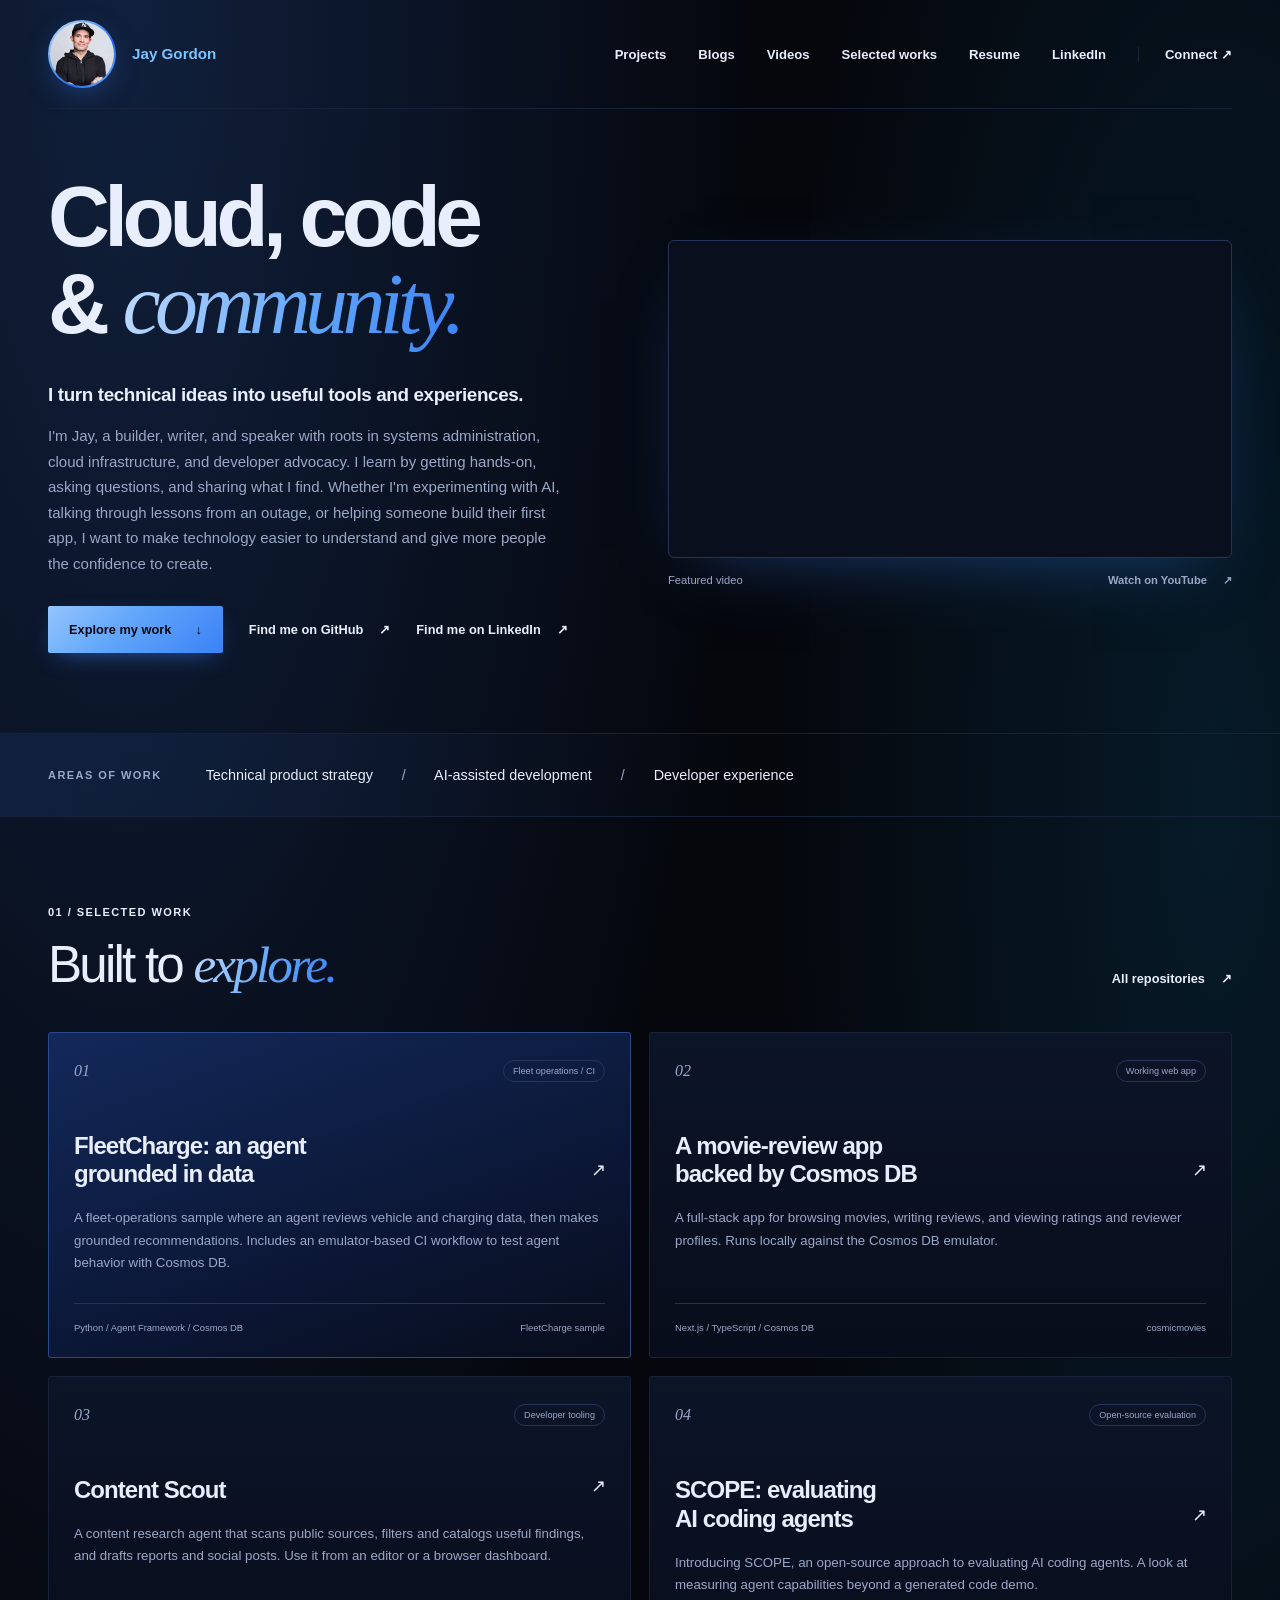
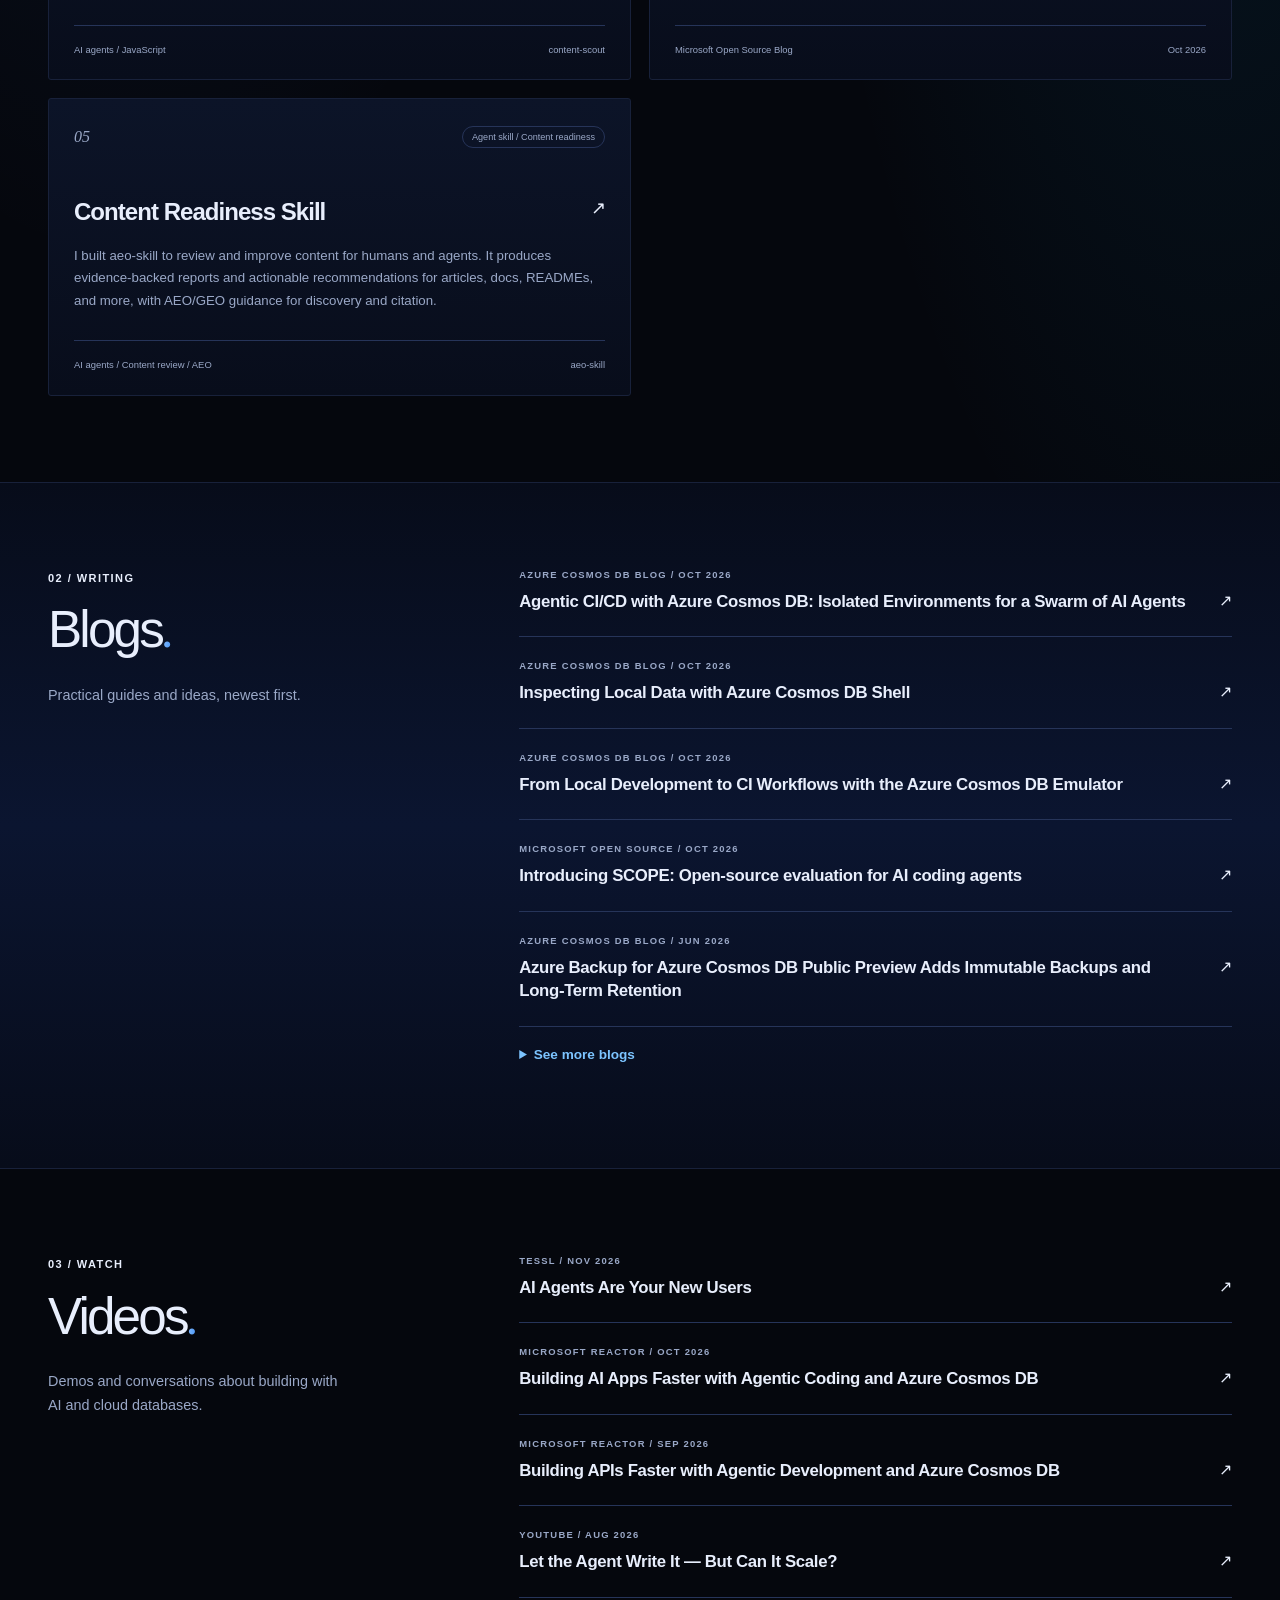
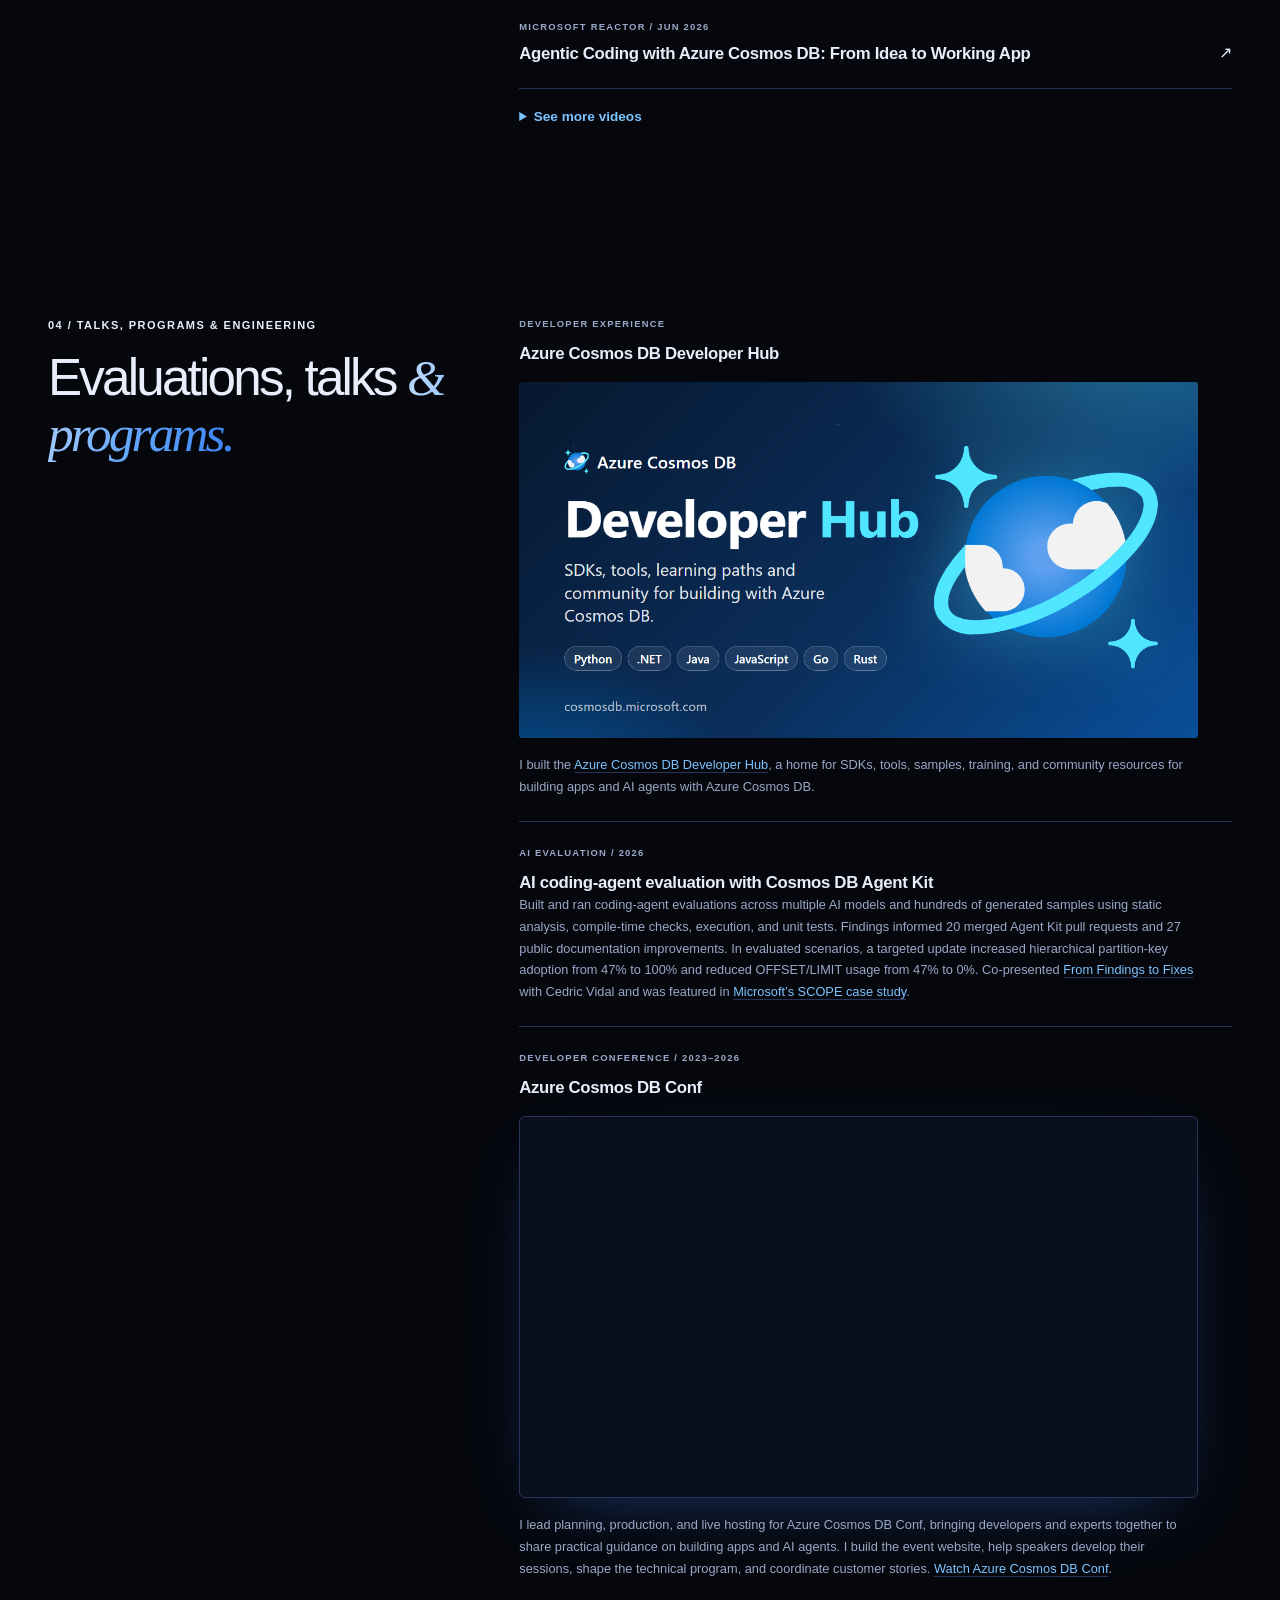
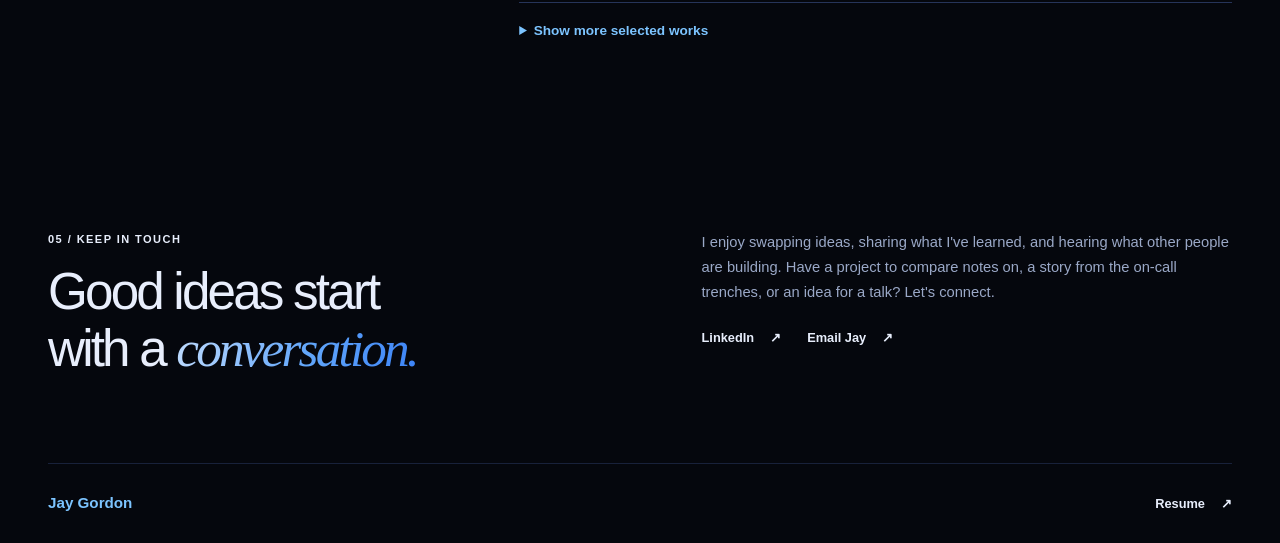
<file: index.html>
<!doctype html>
<html lang="en">
  <head>
    <meta charset="utf-8">
    <meta name="viewport" content="width=device-width, initial-scale=1">
    <meta name="theme-color" content="#05070d">
    <meta name="description" content="Get to know Jay Gordon through hands-on projects, writing, and talks about cloud infrastructure, AI, and helping people build with confidence.">
    <meta property="og:type" content="website">
    <meta property="og:title" content="Jay Gordon | Cloud, code & community">
    <meta property="og:description" content="Get to know Jay Gordon through hands-on projects, writing, and talks about cloud infrastructure, AI, and helping people build with confidence.">
    <meta property="og:url" content="https://jaydestro.github.io/">
    <meta property="og:image" content="https://jaydestro.github.io/headshot-960.jpg">
    <meta property="og:image:alt" content="Headshot of Jay Gordon">
    <title>Jay Gordon | Cloud, code &amp; community</title>
    <link rel="canonical" href="https://jaydestro.github.io/">
    <link rel="icon" href="favicon.svg" type="image/svg+xml">
    <link rel="stylesheet" href="styles.css">
  </head>
  <body>
    <a class="skip-link" href="#main">Skip to content</a>
    <header class="site-header wrap">
      <div class="site-identity">
        <a class="portrait-frame" href="https://www.linkedin.com/in/jaygordon0042/" aria-label="Jay Gordon on LinkedIn"><img src="headshot-480.webp" width="64" height="64" alt="" fetchpriority="high"></a>
        <a class="identity-copy" href="./" aria-label="Jay Gordon home"><span class="portrait-name">Jay Gordon</span></a>
      </div>
      <nav aria-label="Main navigation">
        <a href="#projects">Projects</a>
        <a href="#blogs">Blogs</a>
        <a href="#videos">Videos</a>
        <a href="#selected-works">Selected works</a>
        <a href="resume.html">Resume</a>
        <a href="https://www.linkedin.com/in/jaygordon0042/">LinkedIn</a>
        <a href="#connect">Connect <span aria-hidden="true">&#8599;</span></a>
      </nav>
    </header>

    <main id="main">
      <section class="hero wrap" aria-labelledby="intro-title">
        <div class="hero-copy">
          <h1 id="intro-title">Cloud, code<br>&amp; <span class="serif">community.</span></h1>
          <p class="hero-intro">I turn technical ideas into useful tools and experiences.</p>
          <p class="hero-description">I'm Jay, a builder, writer, and speaker with roots in systems administration, cloud infrastructure, and developer advocacy. I learn by getting hands-on, asking questions, and sharing what I find. Whether I'm experimenting with AI, talking through lessons from an outage, or helping someone build their first app, I want to make technology easier to understand and give more people the confidence to create.</p>
          <div class="hero-actions">
            <a class="button" href="#projects">Explore my work <span aria-hidden="true">&#8595;</span></a>
            <div class="hero-social-links">
              <a class="text-link" href="https://github.com/jaydestro">Find me on GitHub <span aria-hidden="true">&#8599;</span></a>
              <a class="text-link" href="https://www.linkedin.com/in/jaygordon0042/">Find me on LinkedIn <span aria-hidden="true">&#8599;</span></a>
            </div>
          </div>
        </div>
        <figure class="hero-video">
          <div class="video-frame">
            <iframe src="https://www.youtube-nocookie.com/embed/I81RrZcQaT8" title="Featured video selected by Jay Gordon" width="560" height="315" loading="lazy" referrerpolicy="strict-origin-when-cross-origin" allow="accelerometer; autoplay; clipboard-write; encrypted-media; gyroscope; picture-in-picture; web-share" allowfullscreen></iframe>
          </div>
          <figcaption><span>Featured video</span><a class="text-link" href="https://www.youtube.com/watch?v=I81RrZcQaT8">Watch on YouTube <span aria-hidden="true">&#8599;</span></a></figcaption>
        </figure>
      </section>

      <div class="focus-strip">
        <div class="wrap focus-content"><span class="eyebrow">Areas of work</span><p>Technical product strategy <span aria-hidden="true">/</span> AI-assisted development <span aria-hidden="true">/</span> Developer experience</p></div>
      </div>

      <section id="projects" class="section wrap" aria-labelledby="projects-title">
        <div class="section-heading">
          <div><p class="eyebrow">01 / Selected work</p><h2 id="projects-title">Built to <span class="serif">explore.</span></h2></div>
          <a class="text-link" href="https://github.com/jaydestro?tab=repositories">All repositories <span aria-hidden="true">&#8599;</span></a>
        </div>
        <div class="project-grid">
          <article class="project-card featured">
            <div class="card-top"><span class="project-number">01</span><span class="tag">Fleet operations / CI</span></div>
            <h3><a href="https://github.com/AzureCosmosDB/fleetcharge-agent-cosmos-ci">FleetCharge: an agent<br>grounded in data<span class="card-arrow" aria-hidden="true">&#8599;</span></a></h3>
            <p>A fleet-operations sample where an agent reviews vehicle and charging data, then makes grounded recommendations. Includes an emulator-based CI workflow to test agent behavior with Cosmos DB.</p>
            <div class="card-bottom"><span>Python / Agent Framework / Cosmos DB</span><span>FleetCharge sample</span></div>
          </article>
          <article class="project-card">
            <div class="card-top"><span class="project-number">02</span><span class="tag">Working web app</span></div>
            <h3><a href="https://github.com/jaydestro/cosmicmovies">A movie-review app<br>backed by Cosmos DB<span class="card-arrow" aria-hidden="true">&#8599;</span></a></h3>
            <p>A full-stack app for browsing movies, writing reviews, and viewing ratings and reviewer profiles. Runs locally against the Cosmos DB emulator.</p>
            <div class="card-bottom"><span>Next.js / TypeScript / Cosmos DB</span><span>cosmicmovies</span></div>
          </article>
          <article class="project-card">
            <div class="card-top"><span class="project-number">03</span><span class="tag">Developer tooling</span></div>
            <h3><a href="https://github.com/jaydestro/content-scout">Content Scout<span class="card-arrow" aria-hidden="true">&#8599;</span></a></h3>
            <p>A content research agent that scans public sources, filters and catalogs useful findings, and drafts reports and social posts. Use it from an editor or a browser dashboard.</p>
            <div class="card-bottom"><span>AI agents / JavaScript</span><span>content-scout</span></div>
          </article>
          <article class="project-card">
            <div class="card-top"><span class="project-number">04</span><span class="tag">Open-source evaluation</span></div>
            <h3><a href="https://opensource.microsoft.com/blog/2026/10/19/introducing-scope-open-source-evaluation-for-ai-coding-agents/">SCOPE: evaluating<br>AI coding agents<span class="card-arrow" aria-hidden="true">&#8599;</span></a></h3>
            <p>Introducing SCOPE, an open-source approach to evaluating AI coding agents. A look at measuring agent capabilities beyond a generated code demo.</p>
            <div class="card-bottom"><span>Microsoft Open Source Blog</span><time datetime="2026-10-19">Oct 2026</time></div>
          </article>
          <article class="project-card">
            <div class="card-top"><span class="project-number">05</span><span class="tag">Agent skill / Content readiness</span></div>
            <h3><a href="https://github.com/jaydestro/aeo-skill">Content Readiness Skill<span class="card-arrow" aria-hidden="true">&#8599;</span></a></h3>
            <p>I built aeo-skill to review and improve content for humans and agents. It produces evidence-backed reports and actionable recommendations for articles, docs, READMEs, and more, with AEO/GEO guidance for discovery and citation.</p>
            <div class="card-bottom"><span>AI agents / Content review / AEO</span><span>aeo-skill</span></div>
          </article>
        </div>
      </section>

      <section id="blogs" class="talks-section" aria-labelledby="blogs-title">
        <div class="section wrap talks-layout">
          <div class="talks-intro">
            <p class="eyebrow">02 / Writing</p>
            <h2 id="blogs-title">Blogs<span class="serif">.</span></h2>
            <p>Practical guides and ideas, newest first.</p>
          </div>
          <div class="talk-list">
            <a class="talk" href="https://devblogs.microsoft.com/cosmosdb/agentic-ci-cd-with-azure-cosmos-db-isolated-environments-for-a-swarm-of-ai-agents/">
              <span class="eyebrow">Azure Cosmos DB Blog / <time datetime="2026-10-28">Oct 2026</time></span>
              <h3>Agentic CI/CD with Azure Cosmos DB: Isolated Environments for a Swarm of AI Agents</h3>
              <span class="talk-arrow" aria-hidden="true">&#8599;</span>
            </a>
            <a class="talk" href="https://devblogs.microsoft.com/cosmosdb/inspecting-local-data-with-azure-cosmos-db-shell/">
              <span class="eyebrow">Azure Cosmos DB Blog / <time datetime="2026-10-27">Oct 2026</time></span>
              <h3>Inspecting Local Data with Azure Cosmos DB Shell</h3>
              <span class="talk-arrow" aria-hidden="true">&#8599;</span>
            </a>
            <a class="talk" href="https://devblogs.microsoft.com/cosmosdb/from-local-development-to-ci-workflows-with-the-azure-cosmos-db-emulator/">
              <span class="eyebrow">Azure Cosmos DB Blog / <time datetime="2026-10-21">Oct 2026</time></span>
              <h3>From Local Development to CI Workflows with the Azure Cosmos DB Emulator</h3>
              <span class="talk-arrow" aria-hidden="true">&#8599;</span>
            </a>
            <a class="talk" href="https://opensource.microsoft.com/blog/2026/10/19/introducing-scope-open-source-evaluation-for-ai-coding-agents/">
              <span class="eyebrow">Microsoft Open Source / <time datetime="2026-10-19">Oct 2026</time></span>
              <h3>Introducing SCOPE: Open-source evaluation for AI coding agents</h3>
              <span class="talk-arrow" aria-hidden="true">&#8599;</span>
            </a>
            <a class="talk" href="https://devblogs.microsoft.com/cosmosdb/azure-backup-for-azure-cosmos-db-public-preview-adds-immutable-backups-and-long-term-retention/">
              <span class="eyebrow">Azure Cosmos DB Blog / <time datetime="2026-06-17">Jun 2026</time></span>
              <h3>Azure Backup for Azure Cosmos DB Public Preview Adds Immutable Backups and Long-Term Retention</h3>
              <span class="talk-arrow" aria-hidden="true">&#8599;</span>
            </a>
            <details class="more-talks">
              <summary><span class="see-more">See more blogs</span><span class="see-less">See fewer blogs</span></summary>
              <div class="more-talks-list">
                <a class="talk" href="https://devblogs.microsoft.com/cosmosdb/welcome-to-azure-cosmos-db-conf-2026/">
                  <span class="eyebrow">Azure Cosmos DB Blog / <time datetime="2026-04-28">Apr 2026</time></span>
                  <h3>Welcome to Azure Cosmos DB Conf 2026</h3>
                  <span class="talk-arrow" aria-hidden="true">&#8599;</span>
                </a>
                <a class="text-link archive-link" href="https://dev.to/jaydestro">More writing on DEV <span aria-hidden="true">&#8599;</span></a>
              </div>
            </details>
          </div>
        </div>
      </section>

      <section id="videos" class="section wrap talks-layout" aria-labelledby="videos-title">
        <div id="talks" class="talks-intro">
          <p class="eyebrow">03 / Watch</p>
          <h2 id="videos-title">Videos<span class="serif">.</span></h2>
          <p>Demos and conversations about building with AI and cloud databases.</p>
        </div>
        <div class="talk-list">
          <a class="talk" href="https://tessl.io/speaker/jay-gordon">
            <span class="eyebrow">Tessl / <time datetime="2026-11-04">Nov 2026</time></span>
            <h3>AI Agents Are Your New Users</h3>
            <span class="talk-arrow" aria-hidden="true">&#8599;</span>
          </a>
          <a class="talk" href="https://developer.microsoft.com/en-us/reactor/events/27613/">
            <span class="eyebrow">Microsoft Reactor / <time datetime="2026-10-15">Oct 2026</time></span>
            <h3>Building AI Apps Faster with Agentic Coding and Azure Cosmos DB</h3>
            <span class="talk-arrow" aria-hidden="true">&#8599;</span>
          </a>
          <a class="talk" href="https://developer.microsoft.com/en-us/reactor/events/27410/">
            <span class="eyebrow">Microsoft Reactor / <time datetime="2026-09-24">Sep 2026</time></span>
            <h3>Building APIs Faster with Agentic Development and Azure Cosmos DB</h3>
            <span class="talk-arrow" aria-hidden="true">&#8599;</span>
          </a>
          <a class="talk" href="https://www.youtube.com/live/RhS3ICyn3pc">
            <span class="eyebrow">YouTube / <time datetime="2026-08">Aug 2026</time></span>
            <h3>Let the Agent Write It &mdash; But Can It Scale?</h3>
            <span class="talk-arrow" aria-hidden="true">&#8599;</span>
          </a>
          <a class="talk" href="https://developer.microsoft.com/en-us/reactor/events/27239/">
            <span class="eyebrow">Microsoft Reactor / <time datetime="2026-06-18">Jun 2026</time></span>
            <h3>Agentic Coding with Azure Cosmos DB: From Idea to Working App</h3>
            <span class="talk-arrow" aria-hidden="true">&#8599;</span>
          </a>
          <details class="more-talks">
            <summary><span class="see-more">See more videos</span><span class="see-less">See fewer videos</span></summary>
            <div class="more-talks-list">
              <a class="talk" href="https://www.youtube.com/watch?v=kJ-iS2vls7o">
                <span class="eyebrow">The Ravit Show / <time datetime="2026-06">Jun 2026</time></span>
                <h3>Azure Cosmos DB Conf Key Takeaways</h3>
                <span class="talk-arrow" aria-hidden="true">&#8599;</span>
              </a>
              <a class="talk" href="https://developer.microsoft.com/en-us/reactor/events/26885/">
                <span class="eyebrow">Microsoft Reactor / <time datetime="2026-04">Apr 2026</time></span>
                <h3>Vibe Coding on Azure Cosmos DB: Build an AI App</h3>
                <span class="talk-arrow" aria-hidden="true">&#8599;</span>
              </a>
              <a class="text-link archive-link" href="https://www.youtube.com/@JayGordonAzure">More videos on JayGordonAzure <span aria-hidden="true">&#8599;</span></a>
            </div>
          </details>
        </div>
      </section>

      <section id="selected-works" class="section wrap talks-layout selected-works-section" aria-labelledby="selected-works-title">
        <div class="talks-intro">
          <p class="eyebrow">04 / Talks, programs &amp; engineering</p>
          <h2 id="selected-works-title">Evaluations, talks <span class="serif">&amp; programs.</span></h2>
        </div>
        <div class="talk-list selected-work-list">
          <article class="talk selected-work">
            <p class="eyebrow">Developer experience</p>
            <h3>Azure Cosmos DB Developer Hub</h3>
            <a href="https://cosmosdb.microsoft.com/"><img class="work-image" src="cosmos-dev-hub.png" width="1200" height="630" alt="Explore the Azure Cosmos DB Developer Hub" loading="lazy"></a>
            <p>I built the <a href="https://cosmosdb.microsoft.com/">Azure Cosmos DB Developer Hub</a>, a home for SDKs, tools, samples, training, and community resources for building apps and AI agents with Azure Cosmos DB.</p>
          </article>
          <article class="talk selected-work">
            <p class="eyebrow">AI evaluation / 2026</p>
            <h3>AI coding-agent evaluation with Cosmos DB Agent Kit</h3>
            <p>Built and ran coding-agent evaluations across multiple AI models and hundreds of generated samples using static analysis, compile-time checks, execution, and unit tests. Findings informed 20 merged Agent Kit pull requests and 27 public documentation improvements. In evaluated scenarios, a targeted update increased hierarchical partition-key adoption from 47% to 100% and reduced OFFSET/LIMIT usage from 47% to 0%. Co-presented <a href="https://www.youtube.com/watch?v=SxaKOmqX-rk">From Findings to Fixes</a> with Cedric Vidal and was featured in <a href="https://opensource.microsoft.com/blog/2026/10/19/introducing-scope-open-source-evaluation-for-ai-coding-agents/">Microsoft’s SCOPE case study</a>.</p>
          </article>
          <article class="talk selected-work">
            <p class="eyebrow">Developer conference / 2023–2026</p>
            <h3>Azure Cosmos DB Conf</h3>
            <div class="video-frame">
              <iframe src="https://www.youtube-nocookie.com/embed/sS2R3bLxgdw" title="Azure Cosmos DB Conf" width="560" height="315" loading="lazy" referrerpolicy="strict-origin-when-cross-origin" allow="accelerometer; autoplay; clipboard-write; encrypted-media; gyroscope; picture-in-picture; web-share" allowfullscreen></iframe>
            </div>
            <p>I lead planning, production, and live hosting for Azure Cosmos DB Conf, bringing developers and experts together to share practical guidance on building apps and AI agents. I build the event website, help speakers develop their sessions, shape the technical program, and coordinate customer stories. <a href="https://www.youtube.com/watch?v=sS2R3bLxgdw">Watch Azure Cosmos DB Conf</a>.</p>
          </article>
          <details class="more-talks">
            <summary><span class="see-more">Show more selected works</span><span class="see-less">Show fewer selected works</span></summary>
            <div class="more-talks-list">
          <article class="talk selected-work">
            <p class="eyebrow">Agentic application development / 2026</p>
            <h3>Building AI apps and APIs with agentic development</h3>
            <p>Delivered <a href="https://developer.microsoft.com/en-us/reactor/events/26885/">Vibe Coding on Azure Cosmos DB: Build an AI App</a> and <a href="https://developer.microsoft.com/en-us/reactor/events/27410/">Building APIs Faster with Agentic Development and Azure Cosmos DB</a>. Demonstrated GitHub Copilot, Azure MCP, and the Azure Cosmos DB Agent Kit through application builds covering CRUD APIs, SDK integration, data modeling, partitioning, and indexing.</p>
          </article>
          <article class="talk selected-work">
            <p class="eyebrow">Conference / 2025</p>
            <h3>Vibe coding with GitHub Copilot and Azure Cosmos DB</h3>
            <p>Co-presented <a href="https://ignite.microsoft.com/en-US/sessions/THR708">Vibe coding: Ship it faster with GitHub Copilot and Azure Cosmos DB</a> with Sajeetharan Sinnathurai. Demonstrated application development using GitHub Copilot, the Azure Cosmos DB Linux emulator, and the VS Code extension, giving developers a practical workflow for building and testing locally.</p>
          </article>
          <article class="talk selected-work">
            <p class="eyebrow">Technical discussion / June 2026</p>
            <h3>The Ravit Show — Azure Cosmos DB Conf Key Takeaways</h3>
            <p>Joined Ravit Jain and Patty Chow for a <a href="https://www.youtube.com/watch?v=kJ-iS2vls7o">technical discussion</a> translating conference announcements into practical guidance for building AI applications. Covered agent memory, hybrid search, global scale, query cost visibility, and the Azure Cosmos DB Agent Kit.</p>
          </article>
          <article class="talk selected-work">
            <p class="eyebrow">Developer education / 2020–2022</p>
            <h3>AzureFunBytes: 60+ episodes on Azure and DevOps</h3>
            <p>Created and hosted more than 60 AzureFunBytes episodes, including walkthroughs of <a href="https://devblogs.microsoft.com/devops/azurefunbytes-intro-to-bicep/">Bicep infrastructure deployment</a> and <a href="https://devblogs.microsoft.com/devops/azurefunbytes-episode-65-azure-durable-functions-for-automation-with-lbugnion/">Durable Functions automation</a>. Produced and co-hosted <a href="https://techcommunity.microsoft.com/discussions/itopstalkforum/join-us-at-mscreate-devops-on-learntv-october-21-2021/2860821/">MSCreate: DevOps</a>, teaching automated Kubernetes deployment with Bicep, GitHub Actions, and Azure Key Vault.</p>
          </article>
          <article class="talk selected-work">
            <p class="eyebrow">Reliability / 2018–2020</p>
            <h3>Incident response, reliability, and engineering practice</h3>
            <p>Created and hosted the 48-episode <a href="https://podcasts.apple.com/ca/podcast/on-call-nightmares-podcast/id1447430839">On-Call Nightmares</a> podcast, sharing incident-response and reliability lessons from practitioners including Kelsey Hightower, Silvia Botros, and Ryan Kitchens. Presented <a href="https://devopsdays.org/events/2019-new-york-city/program">Checklists: Good Enough for NASA, Good Enough for Your App</a> at DevOpsDays, translating operational experience into practical engineering habits.</p>
          </article>
          <article class="talk selected-work">
            <p class="eyebrow">Conference / 2018</p>
            <h3>Deploying your first Docker container on Azure</h3>
            <p>Demonstrated <a href="https://learn.microsoft.com/en-us/shows/devops-lab/running-your-first-docker-container-in-azure">Running Your First Docker Container in Azure</a>, introducing container deployment through Azure Container Registry and Azure App Service. Published the accompanying <a href="https://github.com/jaydestro/demo-app">sample application</a> so developers could follow the workflow themselves.</p>
          </article>
          <article class="talk selected-work">
            <p class="eyebrow">Database deployment / 2017–2018</p>
            <h3>MongoDB Atlas deployment and automation</h3>
            <p>Published an <a href="https://github.com/jaydestro/atlas-ansible">Ansible playbook</a> that provisioned MongoDB Atlas clusters through its API. Authored <a href="https://medium.com/google-cloud/modern-distributed-application-deployment-with-kubernetes-and-mongodb-atlas-4ec9eff5bab2">Modern Distributed Application Deployment with Kubernetes and MongoDB Atlas</a>, demonstrating how to containerize a Node.js application with Docker, connect it to Atlas, and deploy it on Google Kubernetes Engine.</p>
          </article>
          <article class="talk selected-work">
            <p class="eyebrow">Technical training / 2017</p>
            <h3>MongoDB fundamentals, Atlas deployment, and operations</h3>
            <p>Delivered <a href="https://www.oreilly.com/videos/introduction-to-mongodb/9781492027065/">Introduction to MongoDB</a>, guiding developers from document database fundamentals through Atlas deployment, application connectivity, and data operations. Covered backups, alerts, and performance monitoring to connect initial adoption with operational readiness.</p>
          </article>
          <article class="talk selected-work">
            <p class="eyebrow">Production reliability / 2015; presented 2019</p>
            <h3>Scaling BuzzFeed during the #TheDress traffic surge</h3>
            <p>Served as the on-call engineer during the viral traffic surge that exceeded 670,000 active visitors. Worked with the engineering team to mitigate production failures, then shared lessons in incident response, scaling, and operational toil through <a href="https://devopsdays.org/events/2019-portland/program/jay-gordon">What I Learned From a Dress, an On-Call Nightmare</a> at DevOpsDays Portland.</p>
          </article>
            </div>
          </details>
        </div>
      </section>

      <section id="connect" class="section wrap connect-section" aria-labelledby="connect-title">
        <div>
          <p class="eyebrow">05 / Keep in touch</p>
          <h2 id="connect-title">Good ideas start<br>with a <span class="serif">conversation.</span></h2>
        </div>
        <div class="connect-copy">
          <p>I enjoy swapping ideas, sharing what I've learned, and hearing what other people are building. Have a project to compare notes on, a story from the on-call trenches, or an idea for a talk? Let's connect.</p>
          <div class="connect-links">
            <a class="text-link" href="https://www.linkedin.com/in/jaygordon0042/">LinkedIn <span aria-hidden="true">&#8599;</span></a>
            <a class="text-link" href="mailto:jgordon0042@gmail.com">Email Jay <span aria-hidden="true">&#8599;</span></a>
          </div>
        </div>
      </section>
    </main>
    <footer class="site-footer wrap">
      <a class="site-identity footer-identity" href="./" aria-label="Jay Gordon home">
        <span class="identity-copy"><span class="portrait-name">Jay Gordon</span></span>
      </a>
      <a class="text-link" href="resume.html">Resume <span aria-hidden="true">&#8599;</span></a>
    </footer>
  </body>
</html>
</file>
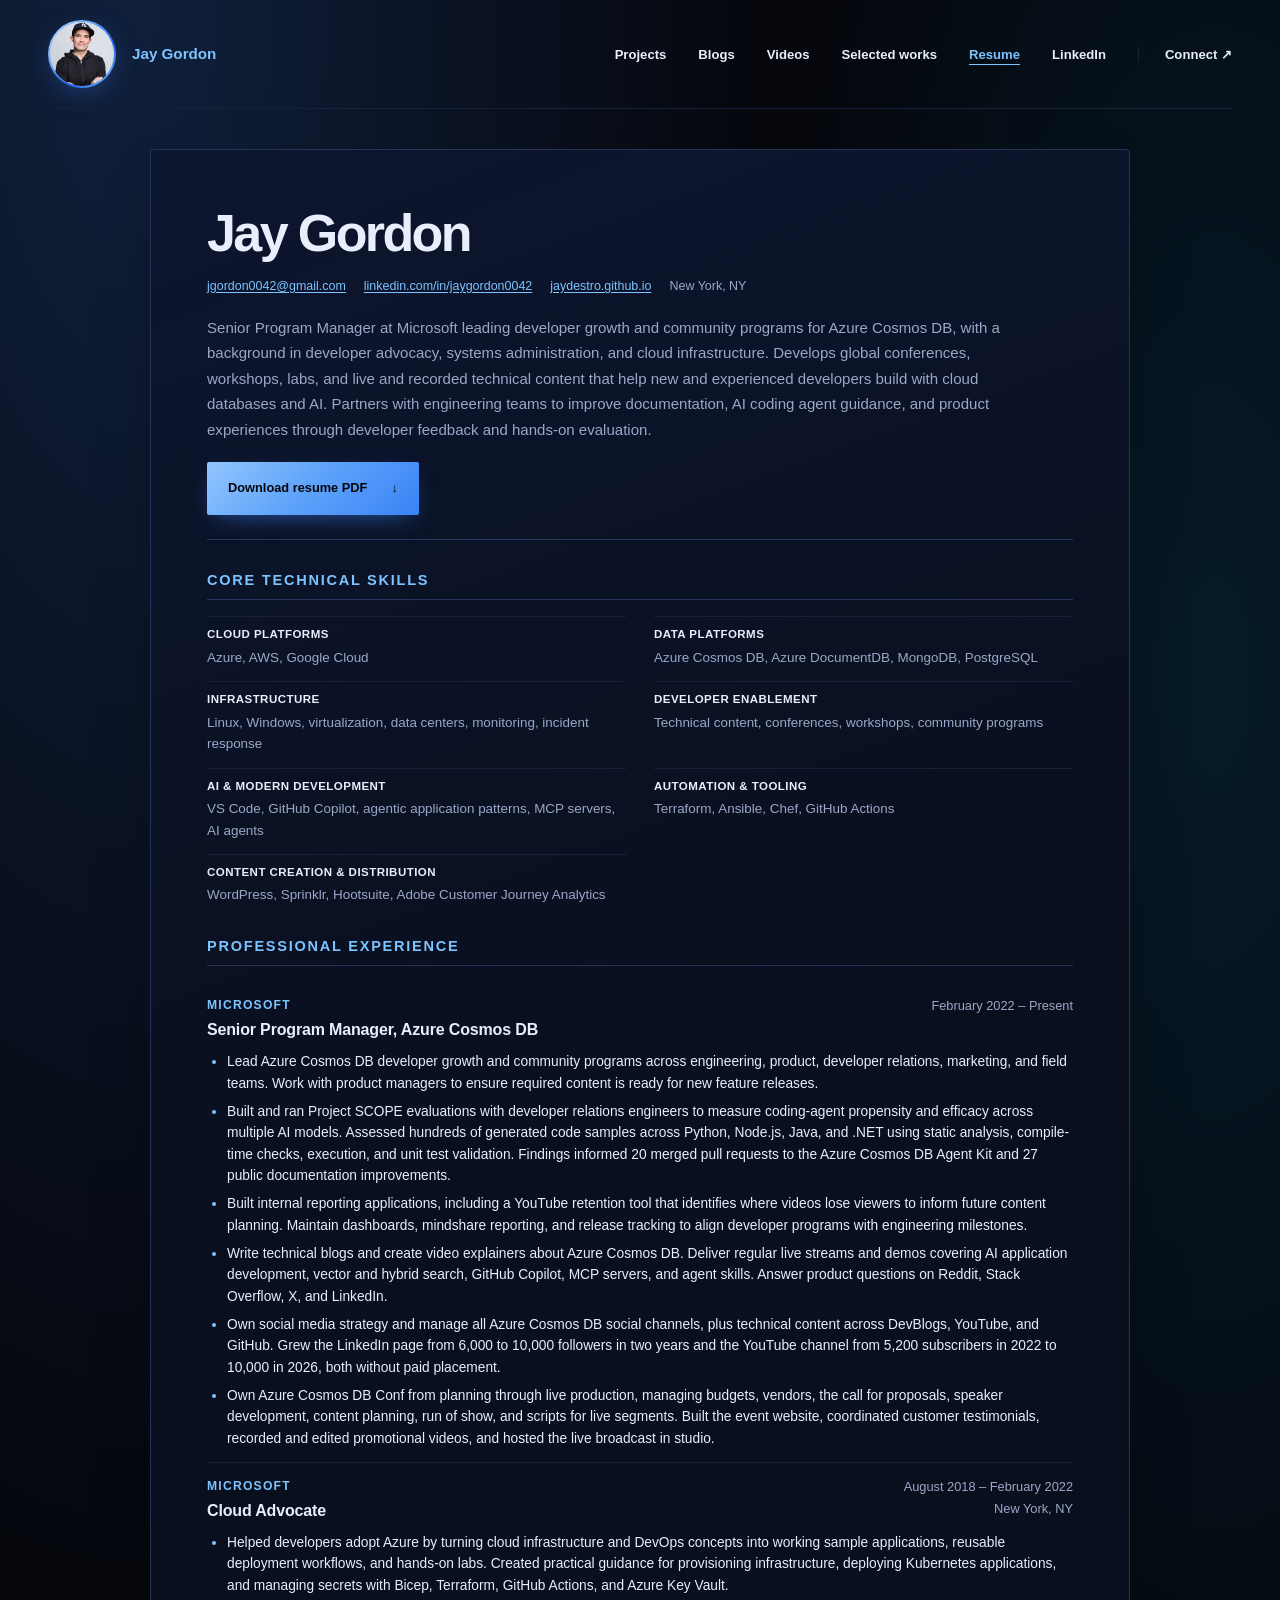
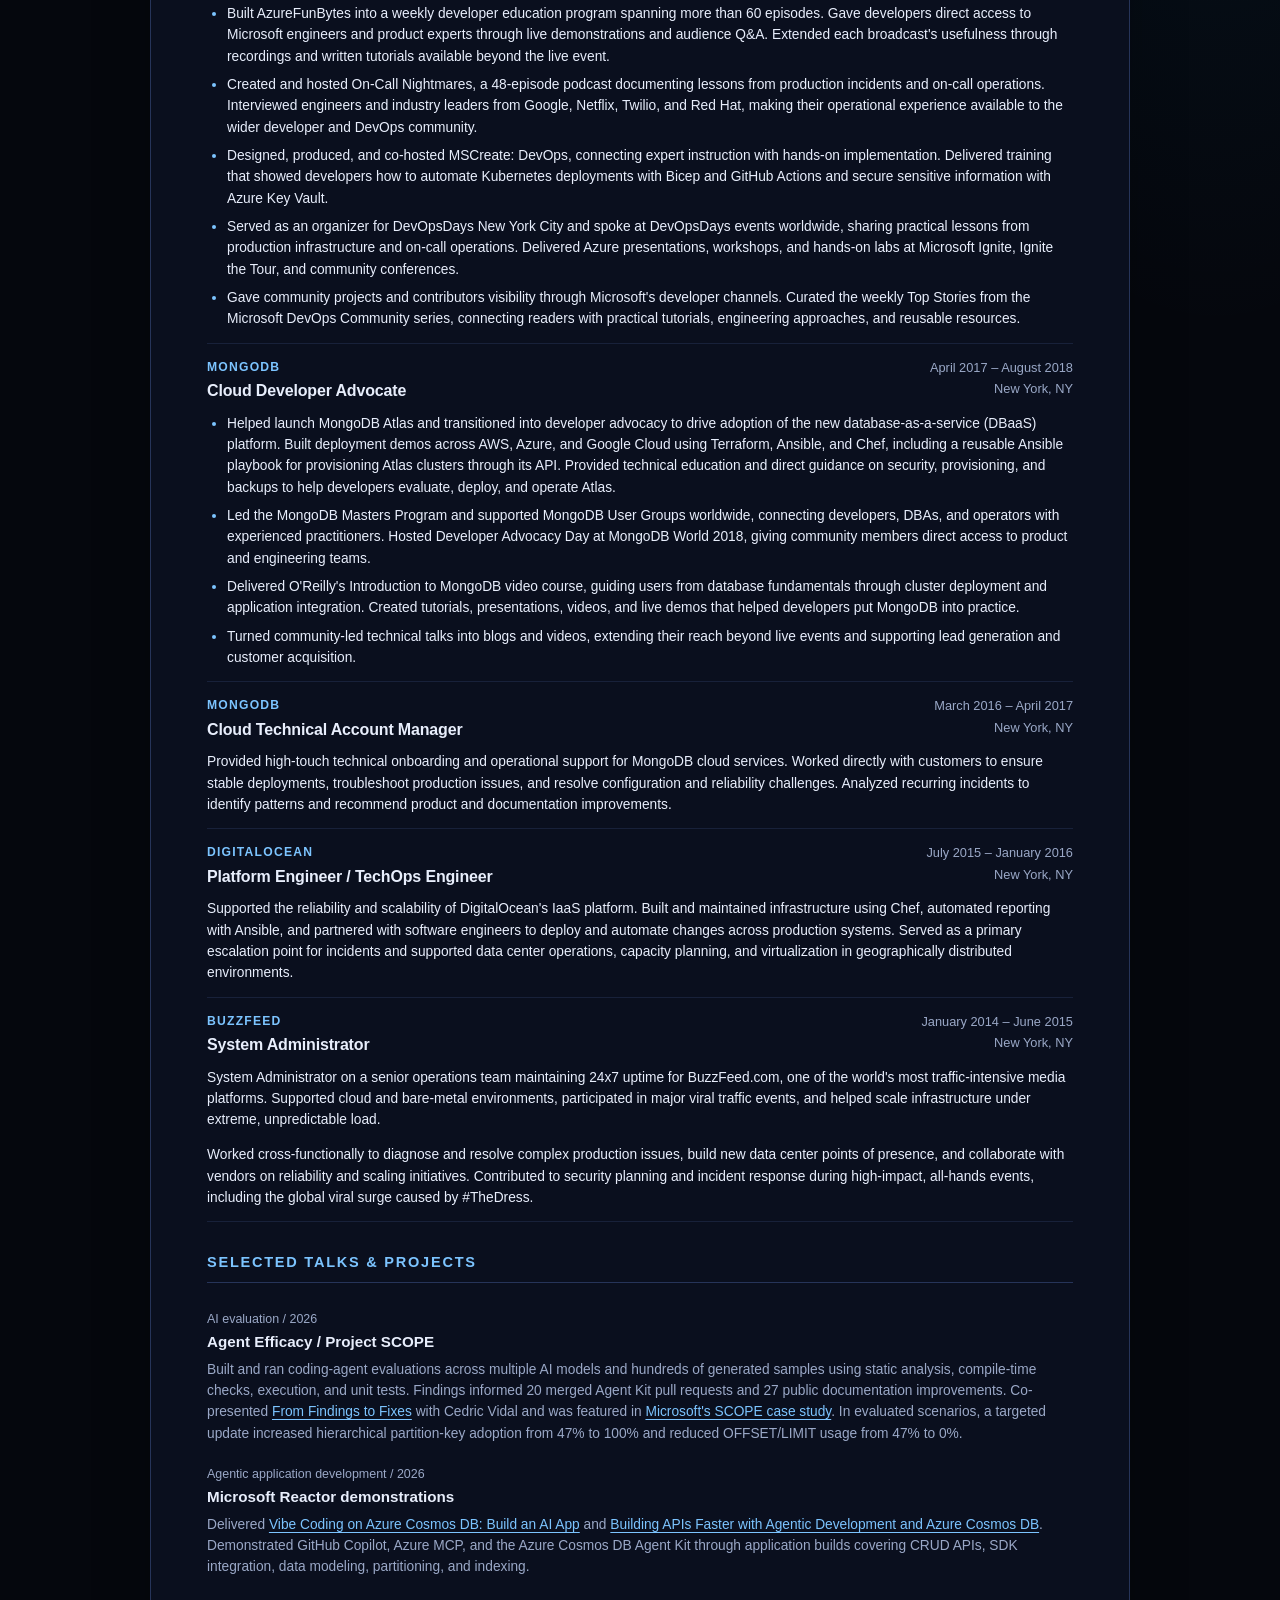
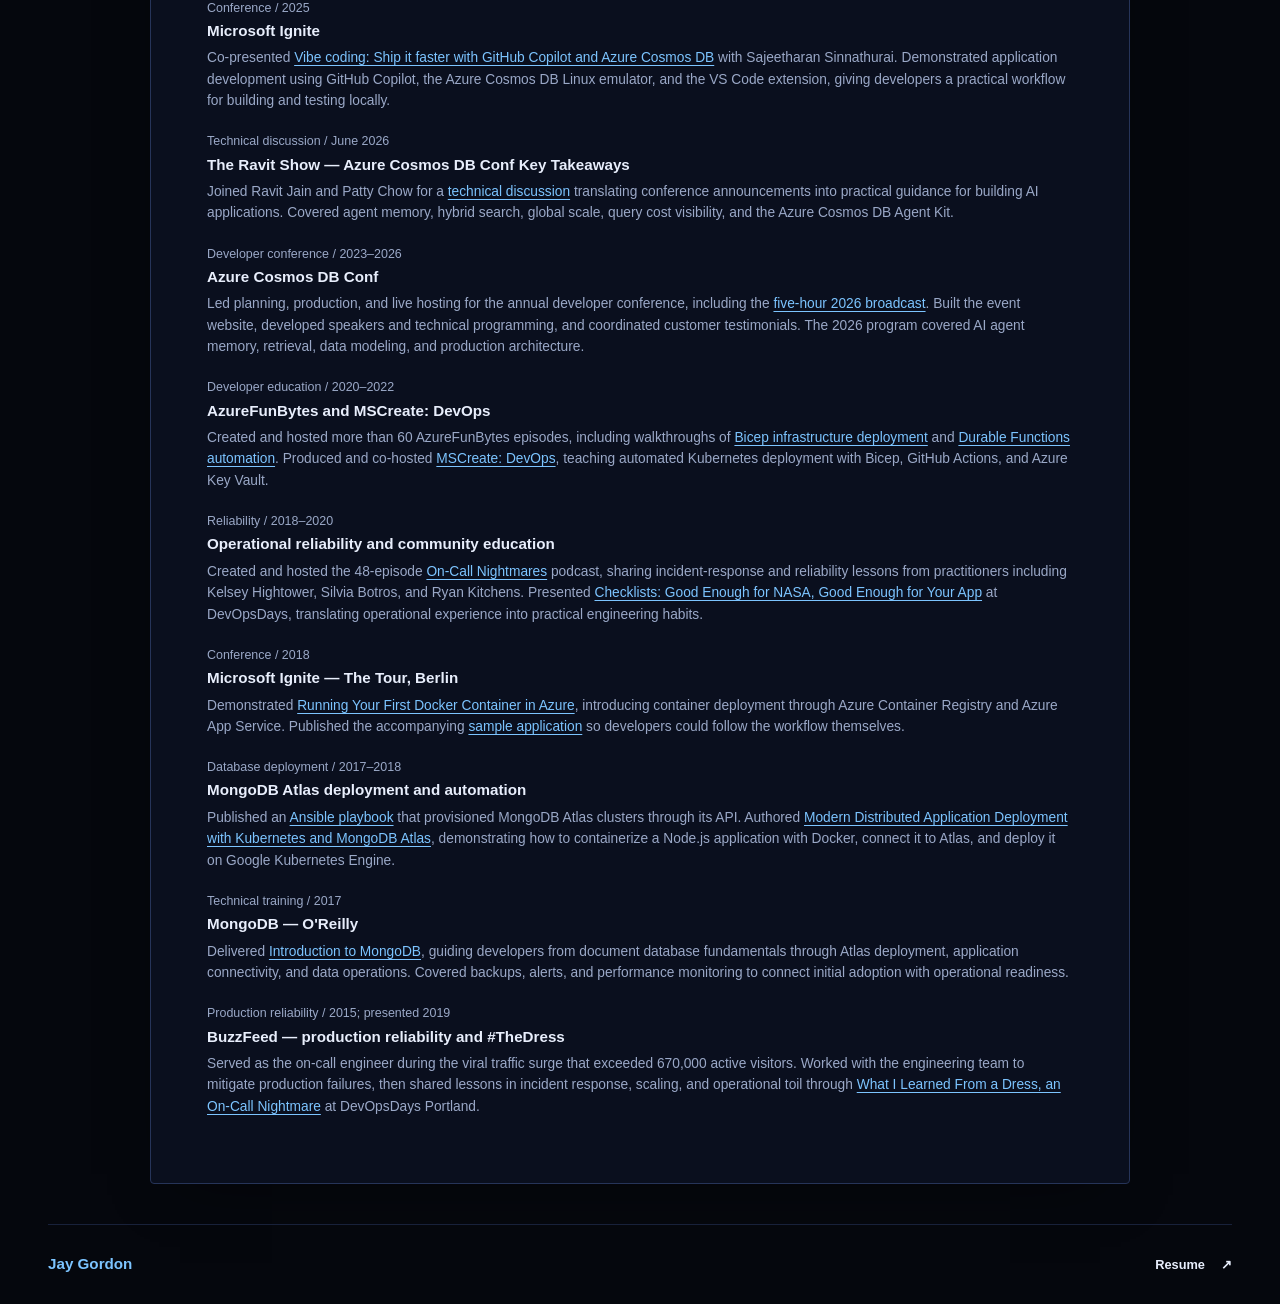
<file: resume.html>
<!doctype html>
<html lang="en">
  <head>
    <meta charset="utf-8">
    <meta name="viewport" content="width=device-width, initial-scale=1">
    <meta name="theme-color" content="#05070d">
    <meta name="description" content="Jay Gordon's resume: developer growth, community programs, AI coding-agent evaluation, and cloud infrastructure experience at Microsoft, MongoDB, DigitalOcean, and BuzzFeed.">
    <meta property="og:type" content="website">
    <meta property="og:title" content="Resume | Jay Gordon">
    <meta property="og:description" content="Professional experience, technical skills, and selected talks and projects from Jay Gordon.">
    <meta property="og:url" content="https://jaydestro.github.io/resume.html">
    <meta property="og:image" content="https://jaydestro.github.io/headshot-960.jpg">
    <meta property="og:image:alt" content="Headshot of Jay Gordon">
    <title>Resume | Jay Gordon</title>
    <link rel="canonical" href="https://jaydestro.github.io/resume.html">
    <link rel="icon" href="favicon.svg" type="image/svg+xml">
    <link rel="stylesheet" href="styles.css">
  </head>
  <body>
    <a class="skip-link" href="#main">Skip to content</a>
    <header class="site-header wrap">
      <div class="site-identity">
        <a class="portrait-frame" href="https://www.linkedin.com/in/jaygordon0042/" aria-label="Jay Gordon on LinkedIn"><img src="headshot-480.webp" width="64" height="64" alt="" fetchpriority="high"></a>
        <a class="identity-copy" href="./" aria-label="Jay Gordon home"><span class="portrait-name">Jay Gordon</span></a>
      </div>
      <nav aria-label="Main navigation">
        <a href="./#projects">Projects</a>
        <a href="./#blogs">Blogs</a>
        <a href="./#videos">Videos</a>
        <a href="./#selected-works">Selected works</a>
        <a href="resume.html" aria-current="page">Resume</a>
        <a href="https://www.linkedin.com/in/jaygordon0042/">LinkedIn</a>
        <a href="./#connect">Connect <span aria-hidden="true">&#8599;</span></a>
      </nav>
    </header>

    <main id="main" class="resume-page wrap">
      <section class="resume-intro" aria-labelledby="resume-title">
        <h1 id="resume-title">Jay Gordon</h1>
        <div class="resume-contact">
          <a href="mailto:jgordon0042@gmail.com">jgordon0042@gmail.com</a>
          <a href="https://www.linkedin.com/in/jaygordon0042/">linkedin.com/in/jaygordon0042</a>
          <a href="https://jaydestro.github.io/">jaydestro.github.io</a>
          <span>New York, NY</span>
        </div>
        <p class="resume-summary">Senior Program Manager at Microsoft leading developer growth and community programs for Azure Cosmos DB, with a background in developer advocacy, systems administration, and cloud infrastructure. Develops global conferences, workshops, labs, and live and recorded technical content that help new and experienced developers build with cloud databases and AI. Partners with engineering teams to improve documentation, AI coding agent guidance, and product experiences through developer feedback and hands-on evaluation.</p>
        <a class="button resume-download" href="resume.pdf" download>Download resume PDF <span aria-hidden="true">&#8595;</span></a>
      </section>

      <section class="resume-section" aria-labelledby="skills-title">
        <div class="resume-section-heading">
          <h2 id="skills-title">Core Technical Skills</h2>
        </div>
        <dl class="resume-skills">
          <div><dt>Cloud platforms</dt><dd>Azure, AWS, Google Cloud</dd></div>
          <div><dt>Data platforms</dt><dd>Azure Cosmos DB, Azure DocumentDB, MongoDB, PostgreSQL</dd></div>
          <div><dt>Infrastructure</dt><dd>Linux, Windows, virtualization, data centers, monitoring, incident response</dd></div>
          <div><dt>Developer enablement</dt><dd>Technical content, conferences, workshops, community programs</dd></div>
          <div><dt>AI &amp; modern development</dt><dd>VS Code, GitHub Copilot, agentic application patterns, MCP servers, AI agents</dd></div>
          <div><dt>Automation &amp; tooling</dt><dd>Terraform, Ansible, Chef, GitHub Actions</dd></div>
          <div><dt>Content creation &amp; distribution</dt><dd>WordPress, Sprinklr, Hootsuite, Adobe Customer Journey Analytics</dd></div>
        </dl>
      </section>

      <section class="resume-section" aria-labelledby="experience-title">
        <div class="resume-section-heading">
          <h2 id="experience-title">Professional Experience</h2>
        </div>
        <div class="resume-experience">
          <article class="resume-role">
            <header class="resume-role-heading">
              <div><p class="eyebrow">Microsoft</p><h3>Senior Program Manager, Azure Cosmos DB</h3></div>
              <p class="resume-date"><time datetime="2022-02">February 2022</time> &ndash; Present</p>
            </header>
            <ul>
              <li>Lead Azure Cosmos DB developer growth and community programs across engineering, product, developer relations, marketing, and field teams. Work with product managers to ensure required content is ready for new feature releases.</li>
              <li>Built and ran Project SCOPE evaluations with developer relations engineers to measure coding-agent propensity and efficacy across multiple AI models. Assessed hundreds of generated code samples across Python, Node.js, Java, and .NET using static analysis, compile-time checks, execution, and unit test validation. Findings informed 20 merged pull requests to the Azure Cosmos DB Agent Kit and 27 public documentation improvements.</li>
              <li>Built internal reporting applications, including a YouTube retention tool that identifies where videos lose viewers to inform future content planning. Maintain dashboards, mindshare reporting, and release tracking to align developer programs with engineering milestones.</li>
              <li>Write technical blogs and create video explainers about Azure Cosmos DB. Deliver regular live streams and demos covering AI application development, vector and hybrid search, GitHub Copilot, MCP servers, and agent skills. Answer product questions on Reddit, Stack Overflow, X, and LinkedIn.</li>
              <li>Own social media strategy and manage all Azure Cosmos DB social channels, plus technical content across DevBlogs, YouTube, and GitHub. Grew the LinkedIn page from 6,000 to 10,000 followers in two years and the YouTube channel from 5,200 subscribers in 2022 to 10,000 in 2026, both without paid placement.</li>
              <li>Own Azure Cosmos DB Conf from planning through live production, managing budgets, vendors, the call for proposals, speaker development, content planning, run of show, and scripts for live segments. Built the event website, coordinated customer testimonials, recorded and edited promotional videos, and hosted the live broadcast in studio.</li>
            </ul>
          </article>
          <article class="resume-role">
            <header class="resume-role-heading">
              <div><p class="eyebrow">Microsoft</p><h3>Cloud Advocate</h3></div>
              <p class="resume-date"><time datetime="2018-08">August 2018</time> &ndash; <time datetime="2022-02">February 2022</time><span>New York, NY</span></p>
            </header>
            <ul>
              <li>Helped developers adopt Azure by turning cloud infrastructure and DevOps concepts into working sample applications, reusable deployment workflows, and hands-on labs. Created practical guidance for provisioning infrastructure, deploying Kubernetes applications, and managing secrets with Bicep, Terraform, GitHub Actions, and Azure Key Vault.</li>
              <li>Built AzureFunBytes into a weekly developer education program spanning more than 60 episodes. Gave developers direct access to Microsoft engineers and product experts through live demonstrations and audience Q&amp;A. Extended each broadcast's usefulness through recordings and written tutorials available beyond the live event.</li>
              <li>Created and hosted On-Call Nightmares, a 48-episode podcast documenting lessons from production incidents and on-call operations. Interviewed engineers and industry leaders from Google, Netflix, Twilio, and Red Hat, making their operational experience available to the wider developer and DevOps community.</li>
              <li>Designed, produced, and co-hosted MSCreate: DevOps, connecting expert instruction with hands-on implementation. Delivered training that showed developers how to automate Kubernetes deployments with Bicep and GitHub Actions and secure sensitive information with Azure Key Vault.</li>
              <li>Served as an organizer for DevOpsDays New York City and spoke at DevOpsDays events worldwide, sharing practical lessons from production infrastructure and on-call operations. Delivered Azure presentations, workshops, and hands-on labs at Microsoft Ignite, Ignite the Tour, and community conferences.</li>
              <li>Gave community projects and contributors visibility through Microsoft's developer channels. Curated the weekly Top Stories from the Microsoft DevOps Community series, connecting readers with practical tutorials, engineering approaches, and reusable resources.</li>
            </ul>
          </article>
          <article class="resume-role">
            <header class="resume-role-heading">
              <div><p class="eyebrow">MongoDB</p><h3>Cloud Developer Advocate</h3></div>
              <p class="resume-date"><time datetime="2017-04">April 2017</time> &ndash; <time datetime="2018-08">August 2018</time><span>New York, NY</span></p>
            </header>
            <ul>
              <li>Helped launch MongoDB Atlas and transitioned into developer advocacy to drive adoption of the new database-as-a-service (DBaaS) platform. Built deployment demos across AWS, Azure, and Google Cloud using Terraform, Ansible, and Chef, including a reusable Ansible playbook for provisioning Atlas clusters through its API. Provided technical education and direct guidance on security, provisioning, and backups to help developers evaluate, deploy, and operate Atlas.</li>
              <li>Led the MongoDB Masters Program and supported MongoDB User Groups worldwide, connecting developers, DBAs, and operators with experienced practitioners. Hosted Developer Advocacy Day at MongoDB World 2018, giving community members direct access to product and engineering teams.</li>
              <li>Delivered O'Reilly's Introduction to MongoDB video course, guiding users from database fundamentals through cluster deployment and application integration. Created tutorials, presentations, videos, and live demos that helped developers put MongoDB into practice.</li>
              <li>Turned community-led technical talks into blogs and videos, extending their reach beyond live events and supporting lead generation and customer acquisition.</li>
            </ul>
          </article>
          <article class="resume-role">
            <header class="resume-role-heading">
              <div><p class="eyebrow">MongoDB</p><h3>Cloud Technical Account Manager</h3></div>
              <p class="resume-date"><time datetime="2016-03">March 2016</time> &ndash; <time datetime="2017-04">April 2017</time><span>New York, NY</span></p>
            </header>
            <p>Provided high-touch technical onboarding and operational support for MongoDB cloud services. Worked directly with customers to ensure stable deployments, troubleshoot production issues, and resolve configuration and reliability challenges. Analyzed recurring incidents to identify patterns and recommend product and documentation improvements.</p>
          </article>
          <article class="resume-role">
            <header class="resume-role-heading">
              <div><p class="eyebrow">DigitalOcean</p><h3>Platform Engineer / TechOps Engineer</h3></div>
              <p class="resume-date"><time datetime="2015-07">July 2015</time> &ndash; <time datetime="2016-01">January 2016</time><span>New York, NY</span></p>
            </header>
            <p>Supported the reliability and scalability of DigitalOcean's IaaS platform. Built and maintained infrastructure using Chef, automated reporting with Ansible, and partnered with software engineers to deploy and automate changes across production systems. Served as a primary escalation point for incidents and supported data center operations, capacity planning, and virtualization in geographically distributed environments.</p>
          </article>
          <article class="resume-role">
            <header class="resume-role-heading">
              <div><p class="eyebrow">BuzzFeed</p><h3>System Administrator</h3></div>
              <p class="resume-date"><time datetime="2014-01">January 2014</time> &ndash; <time datetime="2015-06">June 2015</time><span>New York, NY</span></p>
            </header>
            <p>System Administrator on a senior operations team maintaining 24x7 uptime for BuzzFeed.com, one of the world's most traffic-intensive media platforms. Supported cloud and bare-metal environments, participated in major viral traffic events, and helped scale infrastructure under extreme, unpredictable load.</p>
            <p>Worked cross-functionally to diagnose and resolve complex production issues, build new data center points of presence, and collaborate with vendors on reliability and scaling initiatives. Contributed to security planning and incident response during high-impact, all-hands events, including the global viral surge caused by #TheDress.</p>
          </article>
        </div>
      </section>

      <section class="resume-section" aria-labelledby="resume-work-title">
        <div class="resume-section-heading">
          <h2 id="resume-work-title">Selected Talks &amp; Projects</h2>
        </div>
        <div class="selected-work-grid">
          <article class="selected-work">
            <p class="eyebrow">AI evaluation / 2026</p>
            <h3>Agent Efficacy / Project SCOPE</h3>
            <p>Built and ran coding-agent evaluations across multiple AI models and hundreds of generated samples using static analysis, compile-time checks, execution, and unit tests. Findings informed 20 merged Agent Kit pull requests and 27 public documentation improvements. Co-presented <a href="https://www.youtube.com/watch?v=SxaKOmqX-rk">From Findings to Fixes</a> with Cedric Vidal and was featured in <a href="https://opensource.microsoft.com/blog/2026/10/19/introducing-scope-open-source-evaluation-for-ai-coding-agents/">Microsoft's SCOPE case study</a>. In evaluated scenarios, a targeted update increased hierarchical partition-key adoption from 47% to 100% and reduced OFFSET/LIMIT usage from 47% to 0%.</p>
          </article>
          <article class="selected-work">
            <p class="eyebrow">Agentic application development / 2026</p>
            <h3>Microsoft Reactor demonstrations</h3>
            <p>Delivered <a href="https://developer.microsoft.com/en-us/reactor/events/26885/">Vibe Coding on Azure Cosmos DB: Build an AI App</a> and <a href="https://developer.microsoft.com/en-us/reactor/events/27410/">Building APIs Faster with Agentic Development and Azure Cosmos DB</a>. Demonstrated GitHub Copilot, Azure MCP, and the Azure Cosmos DB Agent Kit through application builds covering CRUD APIs, SDK integration, data modeling, partitioning, and indexing.</p>
          </article>
          <article class="selected-work">
            <p class="eyebrow">Conference / 2025</p>
            <h3>Microsoft Ignite</h3>
            <p>Co-presented <a href="https://ignite.microsoft.com/en-US/sessions/THR708">Vibe coding: Ship it faster with GitHub Copilot and Azure Cosmos DB</a> with Sajeetharan Sinnathurai. Demonstrated application development using GitHub Copilot, the Azure Cosmos DB Linux emulator, and the VS Code extension, giving developers a practical workflow for building and testing locally.</p>
          </article>
          <article class="selected-work">
            <p class="eyebrow">Technical discussion / June 2026</p>
            <h3>The Ravit Show &mdash; Azure Cosmos DB Conf Key Takeaways</h3>
            <p>Joined Ravit Jain and Patty Chow for a <a href="https://www.youtube.com/watch?v=kJ-iS2vls7o">technical discussion</a> translating conference announcements into practical guidance for building AI applications. Covered agent memory, hybrid search, global scale, query cost visibility, and the Azure Cosmos DB Agent Kit.</p>
          </article>
          <article class="selected-work">
            <p class="eyebrow">Developer conference / 2023&ndash;2026</p>
            <h3>Azure Cosmos DB Conf</h3>
            <p>Led planning, production, and live hosting for the annual developer conference, including the <a href="https://developer.azurecosmosdb.com/conf/">five-hour 2026 broadcast</a>. Built the event website, developed speakers and technical programming, and coordinated customer testimonials. The 2026 program covered AI agent memory, retrieval, data modeling, and production architecture.</p>
          </article>
          <article class="selected-work">
            <p class="eyebrow">Developer education / 2020&ndash;2022</p>
            <h3>AzureFunBytes and MSCreate: DevOps</h3>
            <p>Created and hosted more than 60 AzureFunBytes episodes, including walkthroughs of <a href="https://devblogs.microsoft.com/devops/azurefunbytes-intro-to-bicep/">Bicep infrastructure deployment</a> and <a href="https://devblogs.microsoft.com/devops/azurefunbytes-episode-65-azure-durable-functions-for-automation-with-lbugnion/">Durable Functions automation</a>. Produced and co-hosted <a href="https://techcommunity.microsoft.com/discussions/itopstalkforum/join-us-at-mscreate-devops-on-learntv-october-21-2021/2860821/">MSCreate: DevOps</a>, teaching automated Kubernetes deployment with Bicep, GitHub Actions, and Azure Key Vault.</p>
          </article>
          <article class="selected-work">
            <p class="eyebrow">Reliability / 2018&ndash;2020</p>
            <h3>Operational reliability and community education</h3>
            <p>Created and hosted the 48-episode <a href="https://podcasts.apple.com/ca/podcast/on-call-nightmares-podcast/id1447430839">On-Call Nightmares</a> podcast, sharing incident-response and reliability lessons from practitioners including Kelsey Hightower, Silvia Botros, and Ryan Kitchens. Presented <a href="https://devopsdays.org/events/2019-new-york-city/program">Checklists: Good Enough for NASA, Good Enough for Your App</a> at DevOpsDays, translating operational experience into practical engineering habits.</p>
          </article>
          <article class="selected-work">
            <p class="eyebrow">Conference / 2018</p>
            <h3>Microsoft Ignite &mdash; The Tour, Berlin</h3>
            <p>Demonstrated <a href="https://learn.microsoft.com/en-us/shows/devops-lab/running-your-first-docker-container-in-azure">Running Your First Docker Container in Azure</a>, introducing container deployment through Azure Container Registry and Azure App Service. Published the accompanying <a href="https://github.com/jaydestro/demo-app">sample application</a> so developers could follow the workflow themselves.</p>
          </article>
          <article class="selected-work">
            <p class="eyebrow">Database deployment / 2017&ndash;2018</p>
            <h3>MongoDB Atlas deployment and automation</h3>
            <p>Published an <a href="https://github.com/jaydestro/atlas-ansible">Ansible playbook</a> that provisioned MongoDB Atlas clusters through its API. Authored <a href="https://medium.com/google-cloud/modern-distributed-application-deployment-with-kubernetes-and-mongodb-atlas-4ec9eff5bab2">Modern Distributed Application Deployment with Kubernetes and MongoDB Atlas</a>, demonstrating how to containerize a Node.js application with Docker, connect it to Atlas, and deploy it on Google Kubernetes Engine.</p>
          </article>
          <article class="selected-work">
            <p class="eyebrow">Technical training / 2017</p>
            <h3>MongoDB &mdash; O'Reilly</h3>
            <p>Delivered <a href="https://www.oreilly.com/videos/introduction-to-mongodb/9781492027065/">Introduction to MongoDB</a>, guiding developers from document database fundamentals through Atlas deployment, application connectivity, and data operations. Covered backups, alerts, and performance monitoring to connect initial adoption with operational readiness.</p>
          </article>
          <article class="selected-work">
            <p class="eyebrow">Production reliability / 2015; presented 2019</p>
            <h3>BuzzFeed &mdash; production reliability and #TheDress</h3>
            <p>Served as the on-call engineer during the viral traffic surge that exceeded 670,000 active visitors. Worked with the engineering team to mitigate production failures, then shared lessons in incident response, scaling, and operational toil through <a href="https://devopsdays.org/events/2019-portland/program/jay-gordon">What I Learned From a Dress, an On-Call Nightmare</a> at DevOpsDays Portland.</p>
          </article>
        </div>
      </section>
    </main>
    <footer class="site-footer wrap">
      <a class="site-identity footer-identity" href="./" aria-label="Jay Gordon home">
        <span class="identity-copy"><span class="portrait-name">Jay Gordon</span></span>
      </a>
      <a class="text-link" href="resume.html" aria-current="page">Resume <span aria-hidden="true">&#8599;</span></a>
    </footer>
  </body>
</html>
</file>
<file: styles.css>
:root {
  color-scheme: dark;
  --paper: #05070d;
  --ink: #e8eefc;
  --muted: #9aa8c7;
  --line: #18213a;
  --line-strong: #263459;
  --surface: #0a0f1e;
  --surface-raised: #0b1430;
  --accent: #60a5fa;
  --accent-ink: #05070d;
  --accent-soft: #7cc4ff;
  --gradient-accent: linear-gradient(135deg, #93c5fd 0%, #60a5fa 45%, #3b82f6 100%);
  --gradient-accent-hover: linear-gradient(135deg, #bfdbfe 0%, #93c5fd 45%, #60a5fa 100%);
  --gradient-text: linear-gradient(100deg, #bfdbfe 0%, #60a5fa 55%, #3b82f6 100%);
  --gradient-panel: linear-gradient(160deg, #12285a 0%, #0b1430 55%, #060a18 100%);
  --gradient-card: linear-gradient(180deg, #0c1428 0%, #080d1b 100%);
  --gradient-card-featured: linear-gradient(160deg, #13295a 0%, #0b1736 60%, #080d1b 100%);
  --gradient-band: linear-gradient(180deg, #070c1a 0%, #0b1530 50%, #070c1a 100%);
  --serif: Georgia, "Times New Roman", serif;
  --sans: "Segoe UI", "Helvetica Neue", Arial, sans-serif;
}

* { box-sizing: border-box; }
html { scroll-behavior: smooth; scroll-padding-top: 2rem; }
body { margin: 0; background: radial-gradient(ellipse 70% 50% at 10% 0%, rgba(59, 130, 246, .20), transparent 70%), radial-gradient(ellipse 50% 40% at 95% 15%, rgba(14, 165, 233, .12), transparent 70%), var(--paper); color: var(--ink); font-family: var(--sans); -webkit-font-smoothing: antialiased; }
a { color: inherit; text-decoration: none; }
a:hover { text-decoration: underline; text-underline-offset: .25em; }
a:focus-visible { outline: 3px solid var(--accent); outline-offset: 6px; border-radius: 2px; }
::selection { background: var(--accent); color: var(--accent-ink); }
p { line-height: 1.7; }
h1, h2, h3, p { margin-top: 0; }
.wrap { width: min(1200px, calc(100% - 96px)); margin-inline: auto; }
.serif { font-family: var(--serif); font-style: italic; font-weight: 400; }
h1 .serif, h2 .serif { color: var(--accent-soft); background: var(--gradient-text); -webkit-background-clip: text; background-clip: text; -webkit-text-fill-color: transparent; padding-right: .08em; }
.eyebrow { font-size: .69rem; font-weight: 650; letter-spacing: .13em; text-transform: uppercase; }
.skip-link { position: absolute; top: -100px; left: 16px; padding: 12px 20px; background: var(--accent); color: var(--accent-ink); z-index: 5; }
.skip-link:focus { top: 12px; }
.site-header { min-height: 108px; display: flex; flex-wrap: wrap; justify-content: space-between; align-items: center; gap: 24px; padding-block: 20px; border-bottom: 1px solid var(--line); }
.site-identity { display: inline-flex; align-items: center; gap: 16px; }
.site-identity:hover { text-decoration: none; }
.identity-copy { display: flex; flex-direction: column; gap: 6px; font-size: .7rem; color: var(--muted); line-height: 1.5; }
nav { display: flex; align-items: center; gap: 32px; font-size: .82rem; font-weight: 600; }
nav a:last-child { padding-left: 26px; border-left: 1px solid var(--line); }
nav a[aria-current="page"] { color: var(--accent-soft); text-decoration: underline; text-underline-offset: .4em; }
.hero { display: grid; grid-template-columns: minmax(0, 1fr) minmax(0, 1fr); gap: 56px; padding-block: 64px 80px; align-items: center; }
h1 { font-size: clamp(3.8rem, 6.7vw, 6rem); font-weight: 550; line-height: 1.02; letter-spacing: -.065em; margin-bottom: 30px; }
.hero-intro { font-size: 1.18rem; font-weight: 550; margin-bottom: 12px; letter-spacing: -.02em; }
.hero-description { max-width: 520px; font-size: .94rem; color: var(--muted); }
.hero-actions, .connect-links { display: flex; align-items: center; flex-wrap: wrap; gap: 26px; margin-top: 30px; }
.hero-social-links { display: flex; align-items: center; flex-wrap: wrap; gap: 26px; }
.button { display: inline-flex; align-items: center; justify-content: center; gap: 24px; padding: 16px 21px; background: var(--gradient-accent); color: var(--accent-ink); border: 0; border-radius: 2px; font-size: .8rem; font-weight: 600; box-shadow: 0 8px 24px -10px rgba(59, 130, 246, .7); transition: box-shadow .15s; }
.button:hover { background: var(--gradient-accent-hover); box-shadow: 0 10px 30px -8px rgba(96, 165, 250, .85); text-decoration: none; }
.text-link { font-size: .8rem; font-weight: 600; display: inline-flex; gap: 16px; align-items: center; }
.portrait-frame { display: block; flex: 0 0 68px; width: 68px; aspect-ratio: 1; padding: 2px; overflow: hidden; border-radius: 50%; background: linear-gradient(135deg, #bfdbfe 0%, #60a5fa 35%, #2563eb 65%, #7cc4ff 100%); box-shadow: 0 8px 32px -12px rgba(59, 130, 246, .65); }
.portrait-frame img { display: block; width: 100%; height: 100%; object-fit: cover; object-position: center 24%; border-radius: 50%; }
.portrait-frame:focus-visible { outline-offset: 4px; }
.portrait-name { color: var(--accent-soft); font-size: .95rem; font-weight: 650; }
.hero-video { min-width: 0; margin: 0; }
.video-frame { overflow: hidden; border: 1px solid var(--line-strong); border-radius: 6px; background: var(--surface); box-shadow: 0 24px 70px -35px rgba(59, 130, 246, .5); }
.video-frame iframe { display: block; width: 100%; height: auto; aspect-ratio: 16 / 9; border: 0; }
.hero-video figcaption { display: flex; flex-wrap: wrap; justify-content: space-between; align-items: center; gap: 12px; margin-top: 16px; color: var(--muted); font-size: .7rem; }
.hero-video .text-link { font-size: .7rem; }
.focus-strip { border-block: 1px solid var(--line); background: linear-gradient(90deg, rgba(59, 130, 246, .10), transparent 60%); }
.focus-content { min-height: 82px; display: flex; align-items: center; gap: 44px; }
.focus-content .eyebrow { white-space: nowrap; color: var(--muted); }
.focus-content p, .focus-content .eyebrow { margin-bottom: 0; }
.focus-content p { font-size: .9rem; font-weight: 500; }
.focus-content p span { color: var(--muted); margin-inline: 25px; }
.section { padding-block: 86px; }
.section-heading { display: flex; justify-content: space-between; align-items: end; gap: 24px; margin-bottom: 38px; }
.section-heading .text-link { margin-bottom: 8px; }
.section .eyebrow { margin-bottom: 15px; }
h2 { font-size: clamp(2.4rem, 4vw, 3.5rem); line-height: 1.1; letter-spacing: -.055em; font-weight: 500; margin-bottom: 0; }
.project-grid { display: grid; grid-template-columns: repeat(2, minmax(0, 1fr)); gap: 18px; }
.project-card { position: relative; padding: 27px 25px 22px; border: 1px solid var(--line); display: flex; flex-direction: column; background: var(--gradient-card); border-radius: 3px; }
.project-card.featured { background: var(--gradient-card-featured); border-color: #2c4a8a; }
.card-top { display: flex; align-items: center; justify-content: space-between; gap: 10px; margin-bottom: 50px; }
.project-number { font-family: var(--serif); font-style: italic; font-size: 1rem; color: var(--muted); }
.tag { border: 1px solid var(--line-strong); color: var(--muted); border-radius: 30px; font-size: .57rem; padding: 5px 9px; }
.project-card h3 { font-size: 1.5rem; line-height: 1.2; letter-spacing: -.04em; font-weight: 550; margin-bottom: 18px; padding-right: 20px; }
.project-card h3 a::after { content: ""; position: absolute; inset: 0; }
.project-card:focus-within { outline: 3px solid var(--accent); outline-offset: 4px; }
.project-card:hover { border-color: var(--accent-soft); }
.card-arrow { position: absolute; right: 25px; font-size: 1.1rem; font-weight: 400; }
.project-card > p { font-size: .83rem; color: var(--muted); margin-bottom: 28px; }
.card-bottom { display: flex; flex-wrap: wrap; gap: 8px 14px; justify-content: space-between; border-top: 1px solid var(--line-strong); padding-top: 17px; margin-top: auto; font-size: .59rem; color: var(--muted); line-height: 1.5; }
.selected-work-grid { display: grid; grid-template-columns: repeat(2, minmax(0, 1fr)); gap: 0 36px; }
.selected-work { border-top: 1px solid var(--line-strong); padding-block: 24px; }
.selected-work .eyebrow { color: var(--muted); margin-bottom: 10px; }
.selected-work h3 { font-size: 1.13rem; line-height: 1.35; letter-spacing: -.02em; font-weight: 550; margin-bottom: 10px; }
.selected-work p:not(.eyebrow) { font-size: .82rem; color: var(--muted); margin-bottom: 0; }
.selected-work a { color: var(--accent-soft); text-decoration: underline; text-decoration-color: var(--line-strong); text-underline-offset: .2em; }
.selected-work a:hover { text-decoration-color: currentColor; }
.selected-work-list .selected-work p:not(.eyebrow) { font-size: .8rem; }
.work-image { display: block; width: 100%; height: auto; aspect-ratio: 1200 / 630; object-fit: contain; margin-block: 16px; border-radius: 3px; }
.selected-work .video-frame { margin-block: 16px; }
.talks-section { background: var(--gradient-band); border-block: 1px solid var(--line); }
.talks-layout { display: grid; grid-template-columns: .8fr 1.4fr; gap: 64px; }
.talks-intro > p:not(.eyebrow) { font-size: .9rem; color: var(--muted); max-width: 300px; margin-top: 24px; margin-bottom: 26px; }
.talk { position: relative; display: block; padding: 23px 34px 23px 0; border-top: 1px solid var(--line-strong); }
.talk:first-child { padding-top: 0; border-top: 0; }
.talk .eyebrow { display: block; font-size: .59rem; color: var(--muted); margin-bottom: 10px; }
.talk h3 { font-size: 1.05rem; line-height: 1.4; letter-spacing: -.02em; font-weight: 550; margin-bottom: 0; }
.talk p { font-size: .8rem; color: var(--muted); margin-bottom: 0; }
.talk:hover { text-decoration: none; }
.talk[href]:hover h3 { text-decoration: underline; text-underline-offset: .2em; }
.talk-arrow { position: absolute; top: 45px; right: 0; }
.talk:first-child .talk-arrow { top: 22px; }
.more-talks { border-top: 1px solid var(--line-strong); }
.more-talks summary { padding-block: 20px; cursor: pointer; color: var(--accent-soft); font-size: .85rem; font-weight: 600; }
.more-talks summary:hover { text-decoration: underline; text-underline-offset: .25em; }
.more-talks summary:focus-visible { outline: 3px solid var(--accent); outline-offset: 4px; border-radius: 2px; }
.see-less, .more-talks[open] .see-more { display: none; }
.more-talks[open] .see-less { display: inline; }
.more-talks-list > .talk:first-child { border-top: 1px solid var(--line-strong); padding-top: 23px; }
.more-talks-list > .talk:first-child .talk-arrow { top: 45px; }
.archive-link { margin-block: 12px 24px; color: var(--accent-soft); }
.connect-section { display: grid; grid-template-columns: 1.1fr 1fr; gap: 70px; }
.connect-copy > p { color: var(--muted); font-size: .92rem; }
.connect-links { margin-block: 25px; }
.connect-copy .project-note { font-size: .76rem; max-width: 410px; }
.site-footer { display: flex; gap: 24px; align-items: center; justify-content: space-between; border-top: 1px solid var(--line); padding-block: 28px; }
.footer-identity { gap: 0; }
.resume-page { width: min(980px, calc(100% - 96px)); margin-block: 40px; padding: clamp(32px, 5vw, 56px); background: linear-gradient(160deg, rgba(18, 40, 90, .28), transparent 24%), var(--surface); border: 1px solid var(--line-strong); border-radius: 4px; box-shadow: 0 20px 60px -30px rgba(0, 0, 0, .6); font-size: .92rem; line-height: 1.6; }
.resume-intro { padding-bottom: 24px; border-bottom: 1px solid var(--line-strong); }
.resume-page h1 { font-size: clamp(2.5rem, 5vw, 3.25rem); color: var(--ink); font-weight: 650; line-height: 1.05; letter-spacing: -.05em; margin-bottom: 16px; }
.resume-summary { max-width: 800px; margin-block: 18px 0; color: var(--muted); font-size: .94rem; }
.resume-download { margin-top: 20px; }
.resume-page .resume-download { color: var(--accent-ink); text-decoration: none; }
.resume-contact { display: flex; flex-wrap: wrap; gap: 4px 18px; font-size: .78rem; color: var(--muted); }
.resume-page a { color: var(--accent-soft); text-decoration: underline; text-underline-offset: .2em; overflow-wrap: anywhere; }
.resume-section { padding-top: 30px; }
.resume-section-heading { border-bottom: 1px solid var(--line-strong); padding-bottom: 9px; margin-bottom: 16px; }
.resume-page h2 { font-size: .91rem; font-weight: 700; line-height: 1.4; letter-spacing: .12em; text-transform: uppercase; color: var(--accent-soft); }
.resume-skills { display: grid; grid-template-columns: repeat(2, minmax(0, 1fr)); gap: 13px 28px; margin: 0; }
.resume-skills > div { border-top: 1px solid var(--line); padding-top: 8px; }
.resume-skills dt, .resume-skills dd { display: block; font-size: .84rem; }
.resume-skills dt { color: var(--ink); font-size: .72rem; font-weight: 700; letter-spacing: .04em; text-transform: uppercase; }
.resume-skills dt::after { content: none; }
.resume-skills dd { margin: 3px 0 0; color: var(--muted); }
.resume-role { padding-block: 13px; border-bottom: 1px solid var(--line); }
.resume-role-heading { display: flex; justify-content: space-between; align-items: start; gap: 24px; margin-bottom: 10px; }
.resume-role-heading .eyebrow { color: var(--accent-soft); font-size: .76rem; font-weight: 700; letter-spacing: .1em; text-transform: uppercase; margin-bottom: 3px; }
.resume-role h3 { font-size: 1rem; font-weight: 600; letter-spacing: -.01em; line-height: 1.4; margin-bottom: 0; }
.resume-role .resume-date { flex-shrink: 0; font-size: .8rem; text-align: right; margin-bottom: 0; }
.resume-date span { display: block; }
.resume-role > p, .resume-role li { font-size: .86rem; line-height: 1.55; }
.resume-date { color: var(--muted); }
.resume-role ul { margin: 0; padding-left: 20px; }
.resume-role li + li { margin-top: 7px; }
.resume-role li::marker { color: var(--accent-soft); }
.resume-role > p:last-child { margin-bottom: 0; }
.resume-page .selected-work-grid { display: block; }
.resume-page .selected-work { border: 0; padding-block: 10px; }
.resume-page .selected-work .eyebrow { font-size: .78rem; font-weight: 400; letter-spacing: 0; text-transform: none; margin-bottom: 2px; }
.resume-page .selected-work h3 { font-size: .95rem; font-weight: 650; letter-spacing: 0; margin-bottom: 6px; }
.resume-page .selected-work p:not(.eyebrow) { font-size: .86rem; color: var(--muted); line-height: 1.55; }

@media (min-width: 1500px) {
  .hero { gap: 72px; }
}

@media (max-width: 1000px) {
  .wrap { width: calc(100% - 64px); }
  .hero { gap: 36px; padding-block: 64px; }
  h1 { font-size: 4.3rem; }
  .hero-actions { gap: 20px; }
  .project-card { padding-inline: 20px; }
  .tag { font-size: .53rem; }
  .project-card h3 { font-size: 1.3rem; }
  .card-arrow { right: 20px; }
  .focus-content { gap: 28px; }
  .focus-content p span { margin-inline: 14px; }
  .talks-layout { gap: 32px; }
  .connect-section { gap: 36px; }
}

@media (max-width: 760px) {
  .wrap { width: calc(100% - 40px); }
  .site-header { min-height: 88px; flex-wrap: wrap; padding-block: 24px; gap: 20px; }
  nav { flex-wrap: wrap; gap: 16px 18px; font-size: .73rem; }
  nav a:last-child { padding-left: 0; border-left: 0; }
  .hero { grid-template-columns: 1fr; gap: 40px; padding-block: 52px; }
  h1 { font-size: clamp(3.5rem, 11vw, 5rem); }
  .hero-description { max-width: 560px; }
  .focus-content { padding-block: 23px; flex-direction: column; align-items: start; gap: 9px; }
  .focus-content p { font-size: .82rem; }
  .focus-content p span { margin-inline: 8px; }
  .section { padding-block: 56px; }
  .section-heading { align-items: start; flex-direction: column; gap: 20px; margin-bottom: 25px; }
  .project-grid { grid-template-columns: 1fr; }
  .selected-work-grid { grid-template-columns: 1fr; }
  .project-card { padding: 25px; }
  .card-top { margin-bottom: 32px; }
  .project-card h3 { font-size: 1.6rem; }
  .project-card h3 br { display: none; }
  .project-card > p { max-width: 520px; }
  .tag { font-size: .6rem; }
  .card-arrow { right: 25px; }
  .talks-layout, .connect-section { grid-template-columns: 1fr; gap: 36px; }
  .talks-intro > p:not(.eyebrow) { max-width: 400px; }
  .talk:first-child { border-top: 1px solid var(--line-strong); padding-top: 23px; }
  .talk:first-child .talk-arrow { top: 45px; }
  .site-footer { flex-wrap: wrap; gap: 18px 24px; }
  .resume-page { width: calc(100% - 40px); margin-block: 24px; padding: 28px 20px; }
  .resume-skills { grid-template-columns: 1fr; gap: 10px; }
  .resume-role-heading { flex-direction: column; gap: 4px; }
  .resume-role .resume-date { text-align: left; }
}

@media (max-width: 380px) {
  .site-header { flex-direction: column; justify-content: center; gap: 16px; padding-block: 20px; }
  nav { width: 100%; justify-content: space-between; gap: 12px; font-size: .68rem; }
  .hero-actions { align-items: start; flex-direction: column; }
  .focus-content p { line-height: 2; }
}

@media (prefers-reduced-motion: reduce) {
  html { scroll-behavior: auto; }
  .button { transition: none; }
}

@media print {
  @page { size: letter; margin: .52in .58in; }
  :root { color-scheme: light; }
  body { background: white; color: black; }
  body:has(.resume-page) { background: white; color: #171717; font-family: Arial, Helvetica, sans-serif; -webkit-print-color-adjust: exact; print-color-adjust: exact; }
  .resume-page { width: auto; max-width: none; margin: 0; padding: 0; background: white; border: 0; border-radius: 0; box-shadow: none; font-size: 9pt; line-height: 1.42; }
  body:has(.resume-page) .site-header, body:has(.resume-page) .site-footer, body:has(.resume-page) .skip-link { display: none; }
  .resume-intro { padding-bottom: 12pt; border-color: #9ca3af; }
  .resume-page h1 { color: #111827; font-size: 26pt; margin-bottom: 7pt; }
  .resume-page h2 { color: #1e3a8a; font-size: 9pt; }
  .resume-summary { color: #374151; font-size: 9pt; line-height: 1.42; margin-top: 9pt; }
  .resume-contact { gap: 3pt 12pt; font-size: 8pt; }
  .resume-download { display: none; }
  .resume-page a { color: #111827; text-decoration: none; }
  .resume-section { padding-top: 14pt; }
  .resume-section-heading { border-color: #9ca3af; padding-bottom: 4pt; margin-bottom: 7pt; break-after: avoid; }
  .resume-skills { gap: 6pt 18pt; }
  .resume-skills > div { border-color: #d1d5db; padding-top: 4pt; break-inside: avoid; }
  .resume-skills dt { color: #111827; font-size: 7pt; }
  .resume-skills dd { color: #374151; font-size: 8pt; margin-top: 1pt; }
  .resume-role { padding-block: 6pt; border-color: #d1d5db; break-inside: avoid; }
  .resume-role-heading { flex-direction: row; gap: 14pt; margin-bottom: 5pt; break-after: avoid; }
  .resume-role-heading .eyebrow { color: #1e3a8a; font-size: 7pt; }
  .resume-role h3 { color: #111827; font-size: 9pt; }
  .resume-role .resume-date { color: #374151; font-size: 7.5pt; text-align: right; }
  .resume-role > p, .resume-role li { color: #374151; font-size: 8pt; line-height: 1.35; }
  .resume-role li + li { margin-top: 3pt; }
  .resume-role li::marker { color: #1e3a8a; }
  .resume-page .selected-work { border-color: #d1d5db; padding-block: 5pt; break-inside: avoid; }
  .resume-page .selected-work .eyebrow { color: #1e3a8a; font-size: 7pt; }
  .resume-page .selected-work h3 { color: #111827; font-size: 8.5pt; }
  .resume-page .selected-work p:not(.eyebrow) { color: #374151; font-size: 8pt; line-height: 1.35; }
}
</file>
